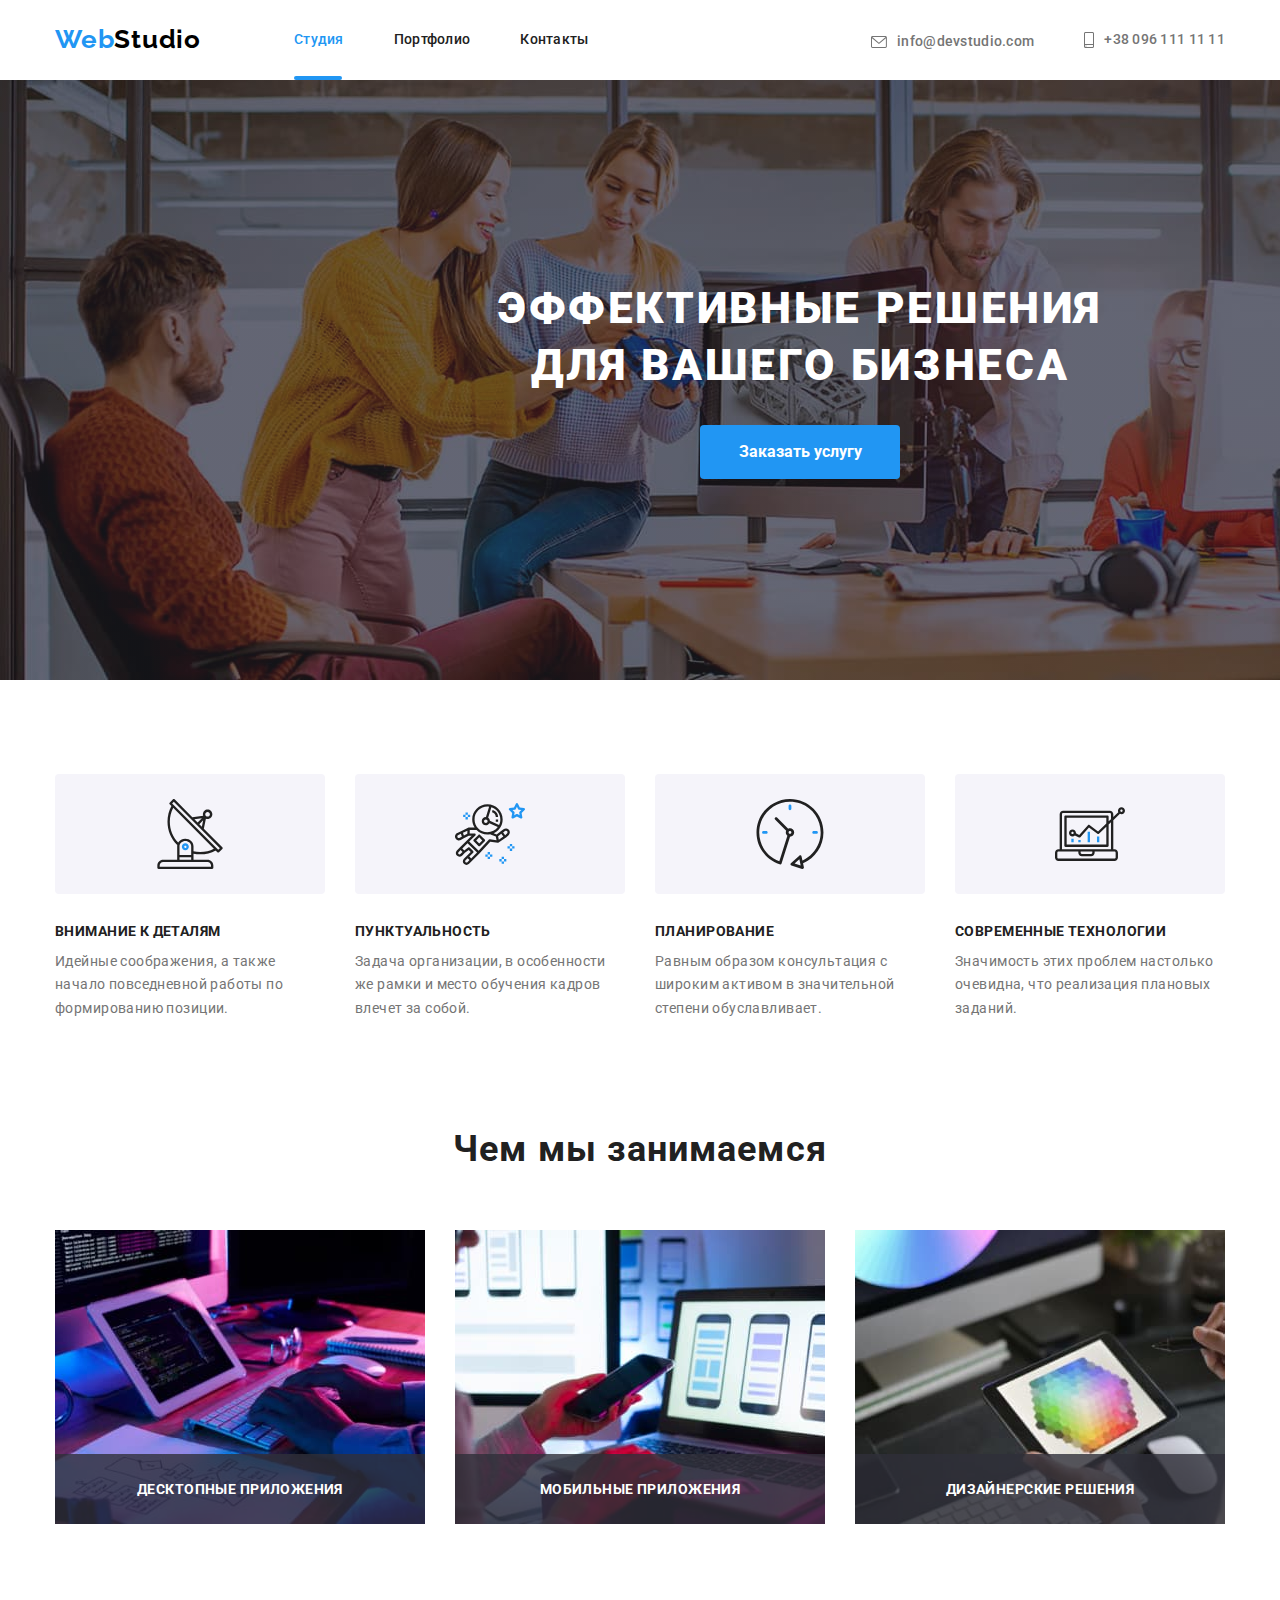
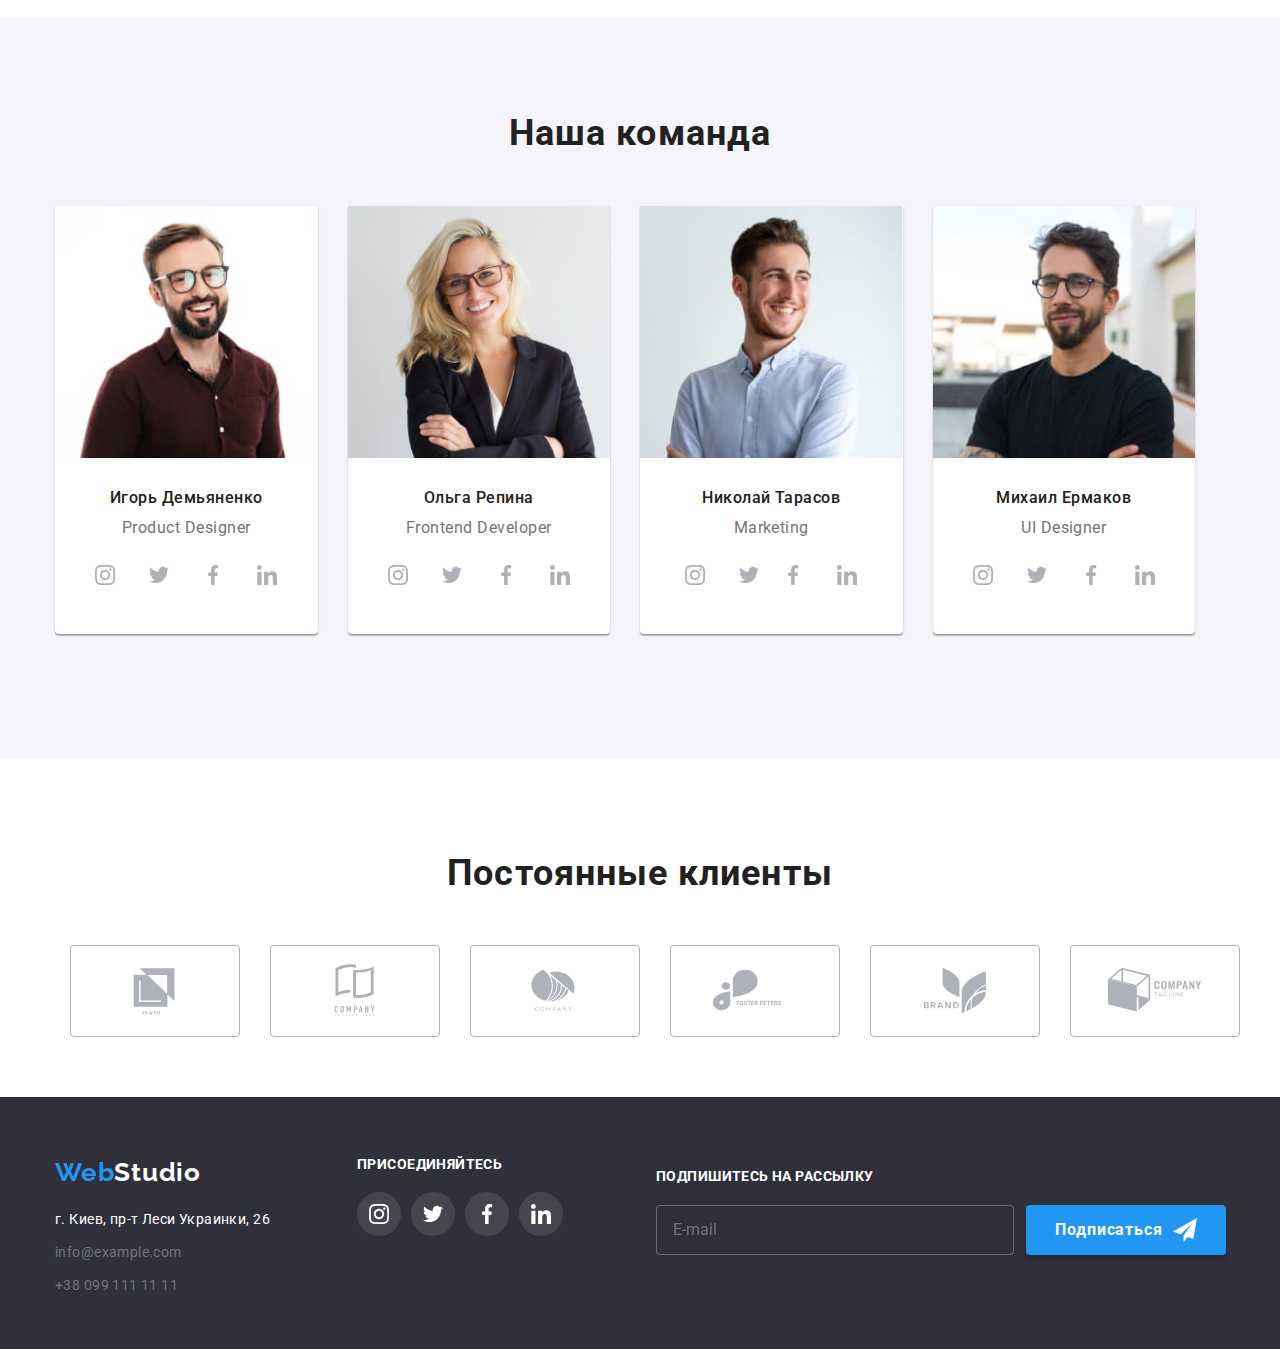
<file: index.html>
<!DOCTYPE html>
<html lang="ru">

<head>

  <meta charset="UTF-8">
  <meta http-equiv="X-UA-Compatible" content="IE=edge">
  <meta name="viewport" content="width=device-width, initial-scale=1.0">
  <title>Studiia</title>
  <link href="https://fonts.googleapis.com/css2?family=Raleway:wght@700&family=Roboto:wght@400;500;700;900&display=swap"
    rel="stylesheet">
    <link rel="stylesheet" href="https://cdnjs.cloudflare.com/ajax/libs/modern-normalize/1.1.0/modern-normalize.min.css">
  <link rel="stylesheet" href="./css/main.min.css">
  
</head>

<body class="page">
  
  <!-- шапка документа -->
  <header class="head">
  <div class="container">
  
    <nav class="head-nav">
      <a href="./index.html" class="head-nav__link"> <span class="head-nav__sektor">Web</span>Studio
      </a>
  
      <ul class="site-nav">
        <li class="site-nav__item studio"><a href="./index.html" class="site-nav__link current ">Студия</a></li>
        <li class="site-nav__item portfolio"><a href="./portfolio.html" class="site-nav__link">Портфолио</a></li>
        <li class="site-nav__item contakt"><a href="#contakts" class="site-nav__link">Контакты</a></li>
      </ul>
    </nav>
  
    <ul class="head-contacts__list">
  
      <li class="head-contacts__item gmail">
        <a href="" class="head-contacts__link">
          <svg class="head-contacts__icon" width="16" height="12">
            <use href="./images/icons.svg#icon-envelope"></use>
          </svg>info@devstudio.com</a>
      </li>
  
      <li class="head-contacts__item tel">
        <a href="" class="head-contacts__link"><svg class="head-contacts__icon" width="10" height="16">
            <use href="./images/icons.svg#icon-smartphone"></use>
          </svg>+38 096 111 11 11</a>
      </li>
  
    </ul>
    <div class="head-mobail">
      <button class="head-mobail__button" type="button" data-mobail-open><svg  width="40" height="40">
        <use href="./images/icons.svg#icon-menu_40px-1"></use>
      </svg></button>
   </div>
  </div>
  </header>
<!-- Основной контент -->
  <main>
    <!-- Герой -->
     <section class="section section-hero  overlay">
      <div class="container">
        <h1 class="section-hero__title">Эффективные решения <br> для вашего бизнеса
        </h1>
        <button class="section-hero__button" type="button" data-modal-open>Заказать услугу</button>
      </div>
    </section>

 <!-- Достоинства -->
    <section class="section section-features">
      <div class="container">
        <ul class="section-features__list">
    
          <li class="section-features__item">
            <div class="section-features__icon">
    
              <svg class="" width="70" height="70">
                <use href="./images/icons.svg#icon-antenna"></use>
              </svg>
            </div>
    
            <h3 class="section-features__title">Внимание к деталям</h3>
            <p class="section-features__subtitle">Идейные соображения, а также начало
              повседневной работы по формированию позиции.
            </p>
          </li>
    
          <li class="section-features__item">
            <div class="section-features__icon">
              <svg width="70" height="70">
                <use href="./images/icons.svg#icon-astronaut"></use>
              </svg>
            </div>
            <h3 class="section-features__title">Пунктуальность</h3>
            <p class="section-features__subtitle">Задача организации, в особенности же рамки и
              место обучения кадров влечет за собой.
            </p>
          </li>
    
          <li class="section-features__item">
            <div class="section-features__icon">
              <svg width="70" height="70">
                <use href="./images/icons.svg#icon-clock"></use>
              </svg>
            </div>
            <h3 class="section-features__title">Планирование</h3>
            <p class="section-features__subtitle">Равным образом консультация с широким активом
              в значительной степени обуславливает.
            </p>
          </li>
    
          <li class="section-features__item">
            <div class="section-features__icon">
              <svg width="70" height="70">
                <use href="./images/icons.svg#icon-diagram"></use>
              </svg>
            </div>
            <h3 class="section-features__title">Современные технологии</h3>
            <p class="section-features__subtitle">Значимость этих проблем настолько очевидна, что
              реализация плановых заданий.
            </p>
    
          </li>
        </ul>
      </div>
    </section>
      
      <!-- Чем мы занимаемся -->
      
         <section class=" section section-skils">
        
          <div class="container">
        
            <h2 class="section-skils__title">Чем мы занимаемся</h2>
        
            <ul class="section-skils__list">
        
              <li class="section-skils__item">
                <img class="" src="./images/box1.jpg" alt="набор программы на клавиатуре" width="370">
        
                <p class="section-skils__text">Десктопные приложения</p>
              </li>
        
              <li class="section-skils__item">
                <img class="" src="./images/img.jpg" alt="тест мобильного приложения на ноутбуке" width="370">
        
                <p class="section-skils__text">Мобильные приложения</p>
              </li>
        
              <li class="section-skils__item">
                <img class="" src="./images/box3.jpg" alt="работа с планшетом" width="370">
        
                <p class="section-skils__text">Дизайнерские решения</p>
              </li>
        
            </ul>
        
          </div>
        
        </section> 
        
        <!-- Наша команда -->
        
        <section class="section section-comand">
        
          <div class="container">
        
            <h2 class="section-comand__title">Наша команда</h2>
        
            <ul class="comand-cart__list">
        
              <li class="comand-cart__item">
                <picture>
                <source srcset="./images/img1-desktop.jpg 1x, ./images/img1-desktop@2x.jpg 2x"
                media="(min-width:1200px)">
                <source srcset="./images/img1-tablet.jpg 1x, ./images/img1-tablet@2x.jpg 2x"
                media="(min-width:768px)">
                <source srcset="./images/img1-phone.jpg 1x, ./images/img1-phone@2x.jpg 2x"
                media="(min-width:480px)">
                <img src="./images/img1.jpg" alt="фото игоря демьяненко" >
              </picture>
                <h3 class="comand-cart__title">Игорь Демьяненко</h3>
                <p class="comand-cart__subtitle">Product Designer</p>
        
        
        
                <ul class="comand-network__list">
                  <li class="comand-network__item"><a class="comand-network__link" href=""><svg class="comand-network__icon"
                        width="20" height="20">
                        <use href="./images/icons.svg#icon-instagram-1"></use>
                      </svg></a></li>
        
                  <li class="comand-network__item"><a class="comand-network__link" href=""><svg class="comand-network__icon"
                        width="20" height="20">
                        <use href="./images/icons.svg#icon-twitter1"></use>
                      </svg></a></li>
                  <li class="comand-network__item"><a class="comand-network__link" href=""><svg class="comand-network__icon"
                        width="20" height="20">
                        <use href="./images/icons.svg#icon-facebook1"></use>
                      </svg></a></li>
                  <li class="comand-network__item"><a class="comand-network__link" href=""><svg class="comand-network__icon"
                        width="20" height="20">
                        <use href="./images/icons.svg#icon-linkedin1"></use>
                      </svg></a></li>
                </ul>
        
              </li>
        
        
        
              <li class="comand-cart__item">
                <picture>
                  <source srcset="./images/img2-desktop.jpg 1x, ./images/img2-desktop@2x.jpg 2x" media="(min-width:1200px)">
                  <source srcset="./images/img2-tablet.jpg 1x, ./images/img2-tablet@2x.jpg 2x" media="(min-width:768px)">
                  <source srcset="./images/img2-phone.jpg 1x, ./images/img2-phone@2x.jpg 2x" media="(min-width:480px)">
                  <img src="./images/img2.jpg" alt="фото ольга репина" >
                </picture>
                
                <h3 class="comand-cart__title">Ольга Репина</h3>
        
                <p class="comand-cart__subtitle">Frontend Developer</p>
        
                <ul class="comand-network__list">
        
                  <li class="comand-network__item"><a class="comand-network__link" href=""><svg class="comand-network__icon"
                        width="20" height="20">
                        <use href="./images/icons.svg#icon-instagram-1"></use>
                      </svg></a></li>
        
                  <li class="comand-network__item"><a class="comand-network__link" href=""><svg class="comand-network__icon"
                        width="20" height="20">
                        <use href="./images/icons.svg#icon-twitter1"></use>
                      </svg></a></li>
                  <li class="comand-network__item"><a class="comand-network__link" href=""><svg class="comand-network__icon"
                        width="20" height="20">
                        <use href="./images/icons.svg#icon-facebook1"></use>
                      </svg></a></li>
                  <li class="comand-network__item"><a class="comand-network__link" href=""><svg class="comand-network__icon"
                        width="20" height="20">
                        <use href="./images/icons.svg#icon-linkedin1"></use>
                      </svg></a></li>
                </ul>
        
              </li>
        
        
        
              <li class="comand-cart__item">
                <picture>
                  <source srcset="./images/img3-desktop.jpg 1x, ./images/img3-desktop@2x.jpg 2x" media="(min-width:1200px)">
                  <source srcset="./images/img3-tablet.jpg 1x, ./images/img3-tablet@2x.jpg 2x" media="(min-width:768px)">
                  <source srcset="./images/img3-phone.jpg 1x, ./images/img3-phone@2x.jpg 2x" media="(min-width:480px)">
                  <img src="./images/img3.jpg" alt="фото николай тарасов" >
                </picture>
                
                <h3 class="comand-cart__title">Николай Тарасов</h3>
        
                <p class="comand-cart__subtitle">Marketing</p>
        
                <ul class="comand-network__list">
        
                  <li class="comand-network__item"><a class="comand-network__link" href=""><svg class="comand-network__icon"
                        width="20" height="20">
                        <use href="./images/icons.svg#icon-instagram-1"></use>
                      </svg></a></li>
        
                  <li class="comand-network-__tem"><a class="comand-network__link" href=""><svg class="comand-network__icon"
                        width="20" height="20">
                        <use href="./images/icons.svg#icon-twitter1"></use>
                      </svg></a></li>
                  <li class="comand-network__item"><a class="comand-network__link" href=""><svg class="comand-network__icon"
                        width="20" height="20">
                        <use href="./images/icons.svg#icon-facebook1"></use>
                      </svg></a></li>
                  <li class="comand-network__item"><a class="comand-network__link" href=""><svg class="comand-network__icon"
                        width="20" height="20">
                        <use href="./images/icons.svg#icon-linkedin1"></use>
                      </svg></a></li>
                </ul>
              </li>
        
        
              <li class="comand-cart__item">
                <picture>
                  <source srcset="./images/img4-desktop.jpg 1x, ./images/img4-desktop@2x.jpg 2x" media="(min-width:1200px)">
                  <source srcset="./images/img4-tablet.jpg 1x, ./images/img4-tablet@2x.jpg 2x" media="(min-width:768px)">
                  <source srcset="./images/img4-phone.jpg 1x, ./images/img4-phone@2x.jpg 2x" media="(min-width:480px)">
                  <img src="./images/img4.jpg" alt="фото михаил ермаков">
                </picture>
                
            
                <h3 class="comand-cart__title">Михаил Ермаков</h3>
        
                <p class="comand-cart__subtitle">UI Designer</p>
        
                <ul class="comand-network__list">
                  <li class="comand-network__item"><a class="comand-network__link" href=""><svg class="comand-network__icon"
                        width="20" height="20">
                        <use href="./images/icons.svg#icon-instagram-1"></use>
                      </svg></a></li>
        
                  <li class="comand-network__item"><a class="comand-network__link" href=""><svg class="comand-network__icon"
                        width="20" height="20">
                        <use href="./images/icons.svg#icon-twitter1"></use>
                      </svg></a></li>
                  <li class="comand-network__item"><a class="comand-network__link" href=""><svg class="comand-network__icon"
                        width="20" height="20">
                        <use href="./images/icons.svg#icon-facebook1"></use>
                      </svg></a></li>
                  <li class="comand-network__item"><a class="comand-network__link" href=""><svg class="comand-network__icon"
                        width="20" height="20">
                        <use href="./images/icons.svg#icon-linkedin1"></use>
                      </svg></a></li>
                </ul>
            </ul>
          </div>
        </section> 

      <!-- Постоянные Клиенты -->
      
       <section class="section section-clients">
      
        <div class="container">
      
          <h2 class="section-clients__title">Постоянные клиенты</h2>
      
          <ul class="section-clients__list">
      
            <li class="section-clients__item">
              <a href="" class="section-clients__link">
                <svg class="section-clients__icon" width="106" height="60">
                  <use href="./images/icons.svg#icon-Logo1"></use>
                </svg>
              </a>
            </li>
      
            <li class="section-clients__item">
              <a href="" class="section-clients__link"> <svg class="section-clients__icon" width="106" height="60">
                  <use href="./images/icons.svg#icon-Logo2"></use>
                </svg>
              </a>
            </li>
      
      
            <li class="section-clients__item"><a href="" class="section-clients__link"> <svg class="section-clients__icon">
                  <use href="./images/icons.svg#icon-Logo3"></use>
                </svg>
              </a></li>
      
      
            <li class="section-clients__item"><a href="" class="section-clients__link"> <svg class="section-clients__icon">
                  <use href="./images/icons.svg#icon-Logo4"></use>
                </svg>
              </a></li>
      
      
            <li class="section-clients__item"><a href="" class="section-clients__link"> <svg class="section-clients__icon">
                  <use href="./images/icons.svg#icon-Logo5"></use>
                </svg>
              </a></li>
      
      
            <li class="section-clients__item"><a href="" class="section-clients__link"> <svg class="section-clients__icon">
                  <use href="./images/icons.svg#icon-Logo6"></use>
                </svg>
              </a></li>
      
      
          </ul>
        </div>
      </section> 
    </main>
  

<!-- Футер -->

   <footer class=" section section-footer">
  <div class="container icon-container">
    <div class="footer-tab__container">
      <div class="section-footer__container">
        <a id="#contakts" href="./index.html" class="section-footer__logo"> <span class="section-footer__color">Web</span>Studio
        </a>
  
        <address id="contakts" class="section-footer__adress">
  
          <ul  class="section-footer__list">
  
            <li>
              <p class="section-footer__subtitle">г. Киев, пр-т Леси Украинки, 26</p>
            </li>
  
            <li class="section-footer__item fgmail"><a href="">info@example.com</a>
            </li>
  
            <li class="section-footer__item ftel"><a href="">+38 099 111 11 11</a>
            </li>
  
          </ul>
  
        </address>
      </div>

  <!-- присоеденяйтесь -->

      <div class="footer-network">
  
        <h2 class="footer-network__title">присоединяйтесь</h2>
  
        <ul class="footer-network__list">
  
          <li class="footer-network__item"> <a href="https://www.instagram.com" class="footer-network__link"><svg width="44" height="44">
                <use href="./images/icons.svg#icon-Ellipse-4"></use>
              </svg></a></li>
  
          <li class="footer-network__item"><a href="https://www.twitter.com" class="footer-network__link"><svg width="44" height="44">
                <use href="./images/icons.svg#icon-Ellipse-1"></use>
              </svg></a> </li>
  
          <li class="footer-network__item"><a href="https://www.facebook.com" class="footer-network__link"><svg width="44" height="44">
                <use href="./images/icons.svg#icon-Ellipse-2"></use>
              </svg></a> </li>
  
          <li class="footer-network__item">
            <a href="https://www.linkedin.com" class="footer-network__link">
              <svg width="44" height="44">
                <use href="./images/icons.svg#icon-Ellipse-3">
                </use>
              </svg>
            </a>
          </li>
  
        </ul>
  
      </div>
  </div>
  
       <!-- модальное окно подписка -->
  
       <div class="footer-modal">
  
        <h2 class="footer-modal__title">Подпишитесь на рассылку</h2>
  
        <div class="footer-modal__container">
  
          <form action="#" class="footer-modal__form">
            <label class="footer-modal__name"></label>
            <input type="text" placeholder="E-mail" class="footer-modal__text">
            <button class="footer-modal__button">Подписаться<svg width="24" height="24" class="footer-modal__icon">
                <use href="./images/icons.svg#icon-icon-send"></use>
              </svg></button>
          </form>
        </div>
  
      </div>
    </div>
  </footer>   
  <!-- Модальное окно герой -->
<div class="backdrop is-hidden" data-modal >
  
  <div class="modal">
<button type="button" class="btn-clouse" data-modal-close>
  <svg width="18" height="18" class="btn-clouse-icon">
    <use href="./images/icons.svg#icon-close-black"></use>
  </svg>
</button>


<p class="modal-title">Оставьте свои данные, мы вам перезвоним</p>

<form action="#">

  <div class="modal-item">
    <label for="user-name" class="form-text">Имя</label>
  <input type="text" name="user-name" id="user-name" class="form-input"/>
  <svg width="18"
          height="18" class="form-icon" >
          <use href="./images/icons.svg#icon-person-black"></use>
        </svg>
  </div>

  <div class="modal-item">
    <label for="user-tel" class="form-text">Телефон</label>
  <input type="text" name="user-tel" id="user-tel" class="form-input"/>
  <svg width="18"
          height="18" class="form-icon">
          <use href="./images/icons.svg#icon-phone-black"></use>
        </svg>
  </div>

  <div class="modal-item">
    <label for="user-gmail" class="form-text">Почта</label>
  <input type="text" name="user-gmail" id="user-gmail" class="form-input"/>
  <svg width="18"
          height="18" class="form-icon">
          <use href="./images/icons.svg#icon-email-black"></use>
        </svg>
  </div>

  <div class="modal-item coments">
    <label  class="form-text">Комментарий</label>
  <textarea name="user-coments"   class="form-coments" 
  placeholder="Введите текст"></textarea>
  </div>
  
<input type="checkbox" name="policy" id="policy" class="check-box vusually-hidden"/>
<label for="policy" class="check-text"><span class="check-icon">
  <svg width="11"
          height="8" class=" check-text__icon">
          <use href="./images/icons.svg#icon-vector-1-1"></use>
        </svg>
</span>Соглашаюсь с рассылкой и принимаю<a href="" class="policy-link" >Условия договора</a></label>

<button type="submit" class="form-btn">Отправить</button>
</form>
</div> 
</div>

<!-- модальное окно мобаил -->

 <div class="mobail-modal is-hidden" data-mobail-modal >
    <button type="button" class="mobail-modal__clouse" data-mobail-close>
      <svg width="18" height="18" class="mobail-modal_icon">
        <use href="./images/icons.svg#icon-close-black"></use>
      </svg>
    </button>
    <div class="mobail-menu__nav">
      <nav class="mobail-nav">
        <ul class="mobail-nav__list">
          <li class="mobail-nav__item"><a href="./index.html" class="mobail-nav__link click">Студия</a></li>
          <li class="mobail-nav__item"><a href="./portfolio.html" class="mobail-nav__link">Портфолио</a></li>
          <li class="mobail-nav__item"><a href="#contakts" class="mobail-nav__link">Контакты</a></li>
        </ul>
      </nav>
    </div>
    <div class="mobail-menu__contakts">
      <ul class="mobail-contacts__list">
    
        <li class="mobail-contacts__item">
          <a href="" class="mobail-contacts__link">+38 096 111 11 11</a>
        </li>
    
        <li class="mobail-contacts__item">
          <a href="" class="mobail-contacts__link_gmail">info@devstudio.com</a>
        </li>
    
      </ul>
    </div>
    <div class="mobail-menu__network">
      <ul class="mobail-network__list">
        <li class="mobail-network__item"><a href="" class="mobail-network__link">Instagram</a></li>
        <li class="mobail-network__item"><a href="" class="mobail-network__link">Twitter</a></li>
        <li class="mobail-network__item"> <a href="" class="mobail-network__link">Facebook</a></li>
        <li class="mobail-network__item"> <a href="" class="mobail-network__link">LinkedIn</a></li>
      </ul>
    </div>
  </div>

<script src="./js/modal-mobail.js"></script>

<script src="./js/modal.js"></script>
</body>

</html>
</file>
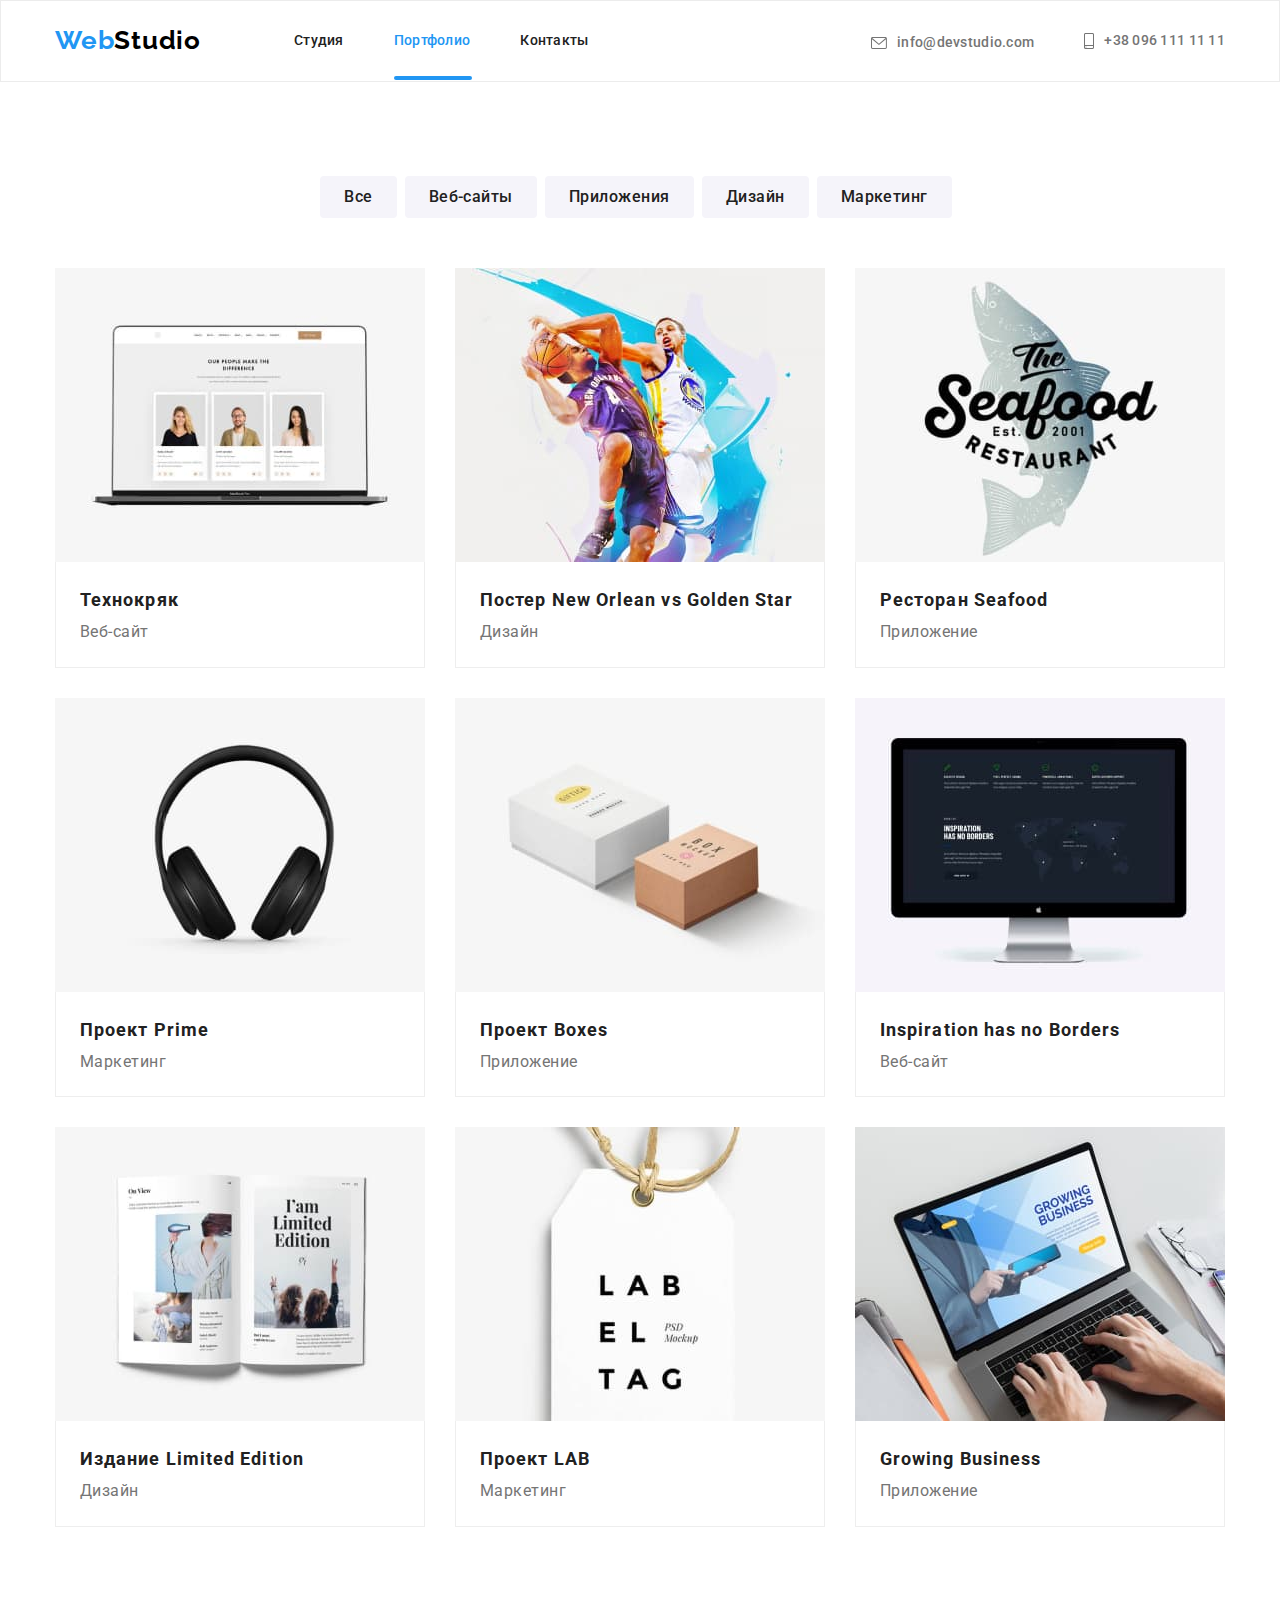
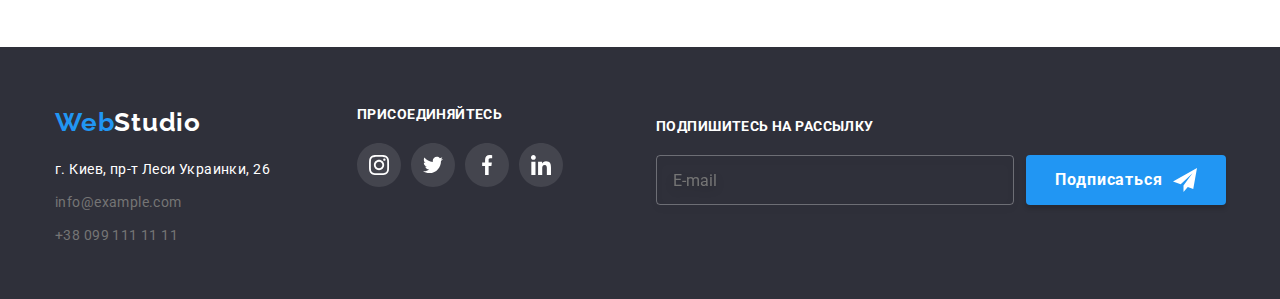
<file: portfolio.html>
<!DOCTYPE html>
<html lang="ru">

<head>
    <meta charset="UTF-8">
    <meta http-equiv="X-UA-Compatible" content="IE=edge">
    <meta name="viewport" content="width=device-width, initial-scale=1.0">
    <title>Partfolio</title>
    <link href="https://fonts.googleapis.com/css2?family=Raleway:wght@700&family=Roboto:wght@400;500;700;900&display=swap"
        rel="stylesheet">
        <link rel="stylesheet" href="https://cdnjs.cloudflare.com/ajax/libs/modern-normalize/1.1.0/modern-normalize.min.css">
<link rel="stylesheet" href="./css/main.min.css">

</head>

<body>
    <header class="head head-partfolio">
    <div class="container">
    
      <nav class="head-nav">
        <a href="./index.html" class="head-nav__link"> <span class="head-nav__sektor">Web</span>Studio
        </a>
    
        <ul class="site-nav">
          <li class="site-nav__item studio"><a href="./index.html" class="site-nav__link ">Студия</a></li>
          <li class="site-nav__item portfolio"><a href="./portfolio.html" class="site-nav__link current clip">Портфолио</a></li>
          <li class="site-nav__item contakt"><a href="#contakts" class="site-nav__link">Контакты</a></li>
        </ul>
      </nav>
    
      <ul class="head-contacts__list">
    
        <li class="head-contacts__item gmail">
          <a href="" class="head-contacts__link">
            <svg class="head-contacts__icon" width="16" height="12">
              <use href="./images/icons.svg#icon-envelope"></use>
            </svg>info@devstudio.com</a>
        </li>
    
        <li class="head-contacts__item tel">
          <a href="" class="head-contacts__link"><svg class="head-contacts__icon" width="10" height="16">
              <use href="./images/icons.svg#icon-smartphone"></use>
            </svg>+38 096 111 11 11</a>
        </li>
      </ul>
      <div class="head-mobail">
        <button class="head-mobail__button" type="button" data-mobail-open >
          <svg width="40" height="40">
          <use href="./images/icons.svg#icon-menu_40px-1"></use>
        </svg>
      </button>
      </div>
      </div>
</header>

    <main class="main">
      <!-- Фильтры -->
      <section class=" section section-portfolio">
        <div class="container">
          <ul class="portfolio-button__list">
            <li class="portfolio-button__item"><button type="button" class="portfolio-button__button">Все</button></li>
            <li class="portfolio-button__item"><button type="button" class="portfolio-button__button">Веб-сайты</button>
            </li>
            <li class="portfolio-button__item"><button type="button" class="portfolio-button__button">Приложения</button>
            </li>
            <li class="portfolio-button__item"><button type="button" class="portfolio-button__button">Дизайн</button></li>
            <li class="portfolio-button__item"><button type="button" class="portfolio-button__button">Маркетинг</button>
            </li>
          </ul>
    
    
          <!-- Пример работ -->
          <h1 class="vusually-hidden">Примeры работ</h1>
          <ul class="portfolio-cart__list">
    
            <li class="portfolio-cart__item">
              <div class="portfolio-cart__container">
                <picture >
                  <source srcset="./images/img1p-desktop.jpg 1x, ./images/img1p-desktop@2x.jpg 2x" media="(min-width:1200px)">
                  <source srcset="./images/img1p-tablet.jpg 1x, ./images/img1p-tablet@2x.jpg 2x" media="(min-width:768px)">
                  <source srcset="./images/img1p-phone.jpg 1x, ./images/img1p-phone@2x.jpg 2x" media="(min-width:480px)">
                  <img src="./images/img99.jpg" alt="ноутбук">
                </picture>
                
    
                <p class="portfolio-cart__text">
    
                  Технокряк это современная площадка
                  распространения коронавируса. Компании используют
                  эту платформу для цифрового шпионажа и атак на
                  защищённые сервера конкурентов.
    
                </p>
              </div>
              <div class="portfolio-cart__box">
                <h2 class="portfolio-cart__title">Технокряк</h2>
                <p class="portfolio-cart__subtitle">Веб-сайт</p>
              </div>
            </li>
    
    
            <li class="portfolio-cart__item">
              <div class="portfolio-cart__container">
                <picture>
                  <source srcset="./images/img2p-desktop.jpg 1x, ./images/img2p-desktop@2x.jpg 2x" media="(min-width:1200px)">
                  <source srcset="./images/img2p-tablet.jpg 1x, ./images/img2p-tablet@2x.jpg 2x" media="(min-width:768px)">
                  <source srcset="./images/img2p-phone.jpg 1x, ./images/img2p-phone@2x.jpg 2x" media="(min-width:480px)">
                  <img src="./images/img11.jpg" alt="игра вбаскетбол">
                </picture>
                
                <p class="portfolio-cart__text">
                  Технокряк это современная площадка
                  распространения коронавируса. Компании используют
                  эту платформу для цифрового шпионажа и атак на
                  защищённые сервера конкурентов.
    
                </p>
              </div>
              <div class="portfolio-cart__box">
                <h2 class="portfolio-cart__title">Постер New Orlean vs Golden Star</h2>
                <p class="portfolio-cart__subtitle">Дизайн</p>
              </div>
            </li>
    
    
            <li class="portfolio-cart__item">
              <div class="portfolio-cart__container">
                <picture>
                  <source srcset="./images/img3p-desktop.jpg 1x, ./images/img3p-desktop@2x.jpg 2x" media="(min-width:1200px)">
                  <source srcset="./images/img3p-tablet.jpg 1x, ./images/img3p-tablet@2x.jpg 2x" media="(min-width:768px)">
                  <source srcset="./images/img3p-phone.jpg 1x, ./images/img3p-phone@2x.jpg 2x" media="(min-width:480px)">
                  <img src="./images/img21.jpg" alt=" логотип ресторана">
                </picture>
                
                <p class="portfolio-cart__text">
                  Технокряк это современная площадка
                  распространения коронавируса. Компании используют
                  эту платформу для цифрового шпионажа и атак на
                  защищённые сервера конкурентов.
    
                </p>
              </div>
              <div class="portfolio-cart__box">
                <h2 class="portfolio-cart__title">Ресторан Seafood</h2>
                <p class="portfolio-cart__subtitle">Приложение</p>
              </div>
            </li>
    
    
            <li class="portfolio-cart__item">
              <div class="portfolio-cart__container">
                <picture>
                  <source srcset="./images/img4p-desktop.jpg 1x, ./images/img4p-desktop@2x.jpg 2x" media="(min-width:1200px)">
                  <source srcset="./images/img4p-tablet.jpg 1x, ./images/img4p-tablet@2x.jpg 2x" media="(min-width:768px)">
                  <source srcset="./images/img4p-phone.jpg 1x, ./images/img4p-phone@2x.jpg 2x" media="(min-width:480px)">
                  <img src="./images/img31.jpg" alt="наушники">
                </picture>
                
                <p class="portfolio-cart__text">
                  Технокряк это современная площадка
                  распространения коронавируса. Компании используют
                  эту платформу для цифрового шпионажа и атак на
                  защищённые сервера конкурентов.
    
                </p>
              </div>
              <div class="portfolio-cart__box">
                <h2 class="portfolio-cart__title">Проект Prime</h2>
                <p class="portfolio-cart__subtitle">Маркетинг</p>
              </div>
            </li>
    
    
            <li class="portfolio-cart__item">
              <div class="portfolio-cart__container">
                <picture>
                  <source srcset="./images/img5-desktop.jpg 1x, ./images/img5-desktop@2x.jpg 2x" media="(min-width:1200px)">
                  <source srcset="./images/img5-tablet.jpg 1x, ./images/img5-tablet@2x.jpg 2x" media="(min-width:768px)">
                  <source srcset="./images/img5-phone.jpg 1x, ./images/img5-phone@2x.jpg 2x" media="(min-width:480px)">
                  <img src="./images/img41.jpg" alt="коробки">
                </picture>
                
                <p class="portfolio-cart__text">
                  Технокряк это современная площадка
                  распространения коронавируса. Компании используют
                  эту платформу для цифрового шпионажа и атак на
                  защищённые сервера конкурентов.
    
                </p>
              </div>
              <div class="portfolio-cart__box">
                <h2 class="portfolio-cart__title">Проект Boxes</h2>
                <p class="portfolio-cart__subtitle">Приложение</p>
              </div>
            </li>
    
    
            <li class="portfolio-cart__item">
              <div class="portfolio-cart__container">
                <picture>
                  <source srcset="./images/img6-desktop.jpg 1x, ./images/img6-desktop@2x.jpg 2x" media="(min-width:1200px)">
                  <source srcset="./images/img6-tablet.jpg 1x, ./images/img6-tablet@2x.jpg 2x" media="(min-width:768px)">
                  <source srcset="./images/img6-phone.jpg 1x, ./images/img6-phone@2x.jpg 2x" media="(min-width:480px)">
                  <img src="./images/img51.jpg" alt="монитор" >
                </picture>
                
                <p class="portfolio-cart__text">
                  Технокряк это современная площадка
                  распространения коронавируса. Компании используют
                  эту платформу для цифрового шпионажа и атак на
                  защищённые сервера конкурентов.
    
                </p>
              </div>
              <div class="portfolio-cart__box">
                <h2 class="portfolio-cart__title">Inspiration has no Borders</h2>
                <p class="portfolio-cart__subtitle">Веб-сайт</p>
              </div>
            </li>
    
    
            <li class="portfolio-cart__item">
              <div class="portfolio-cart__container">
                <picture>
                <source srcset="./images/img7-desktop.jpg 1x, ./images/img7-desktop@2x.jpg 2x" media="(min-width:1200px)">
                <source srcset="./images/img7-tablet.jpg 1x, ./images/img7-tablet@2x.jpg 2x" media="(min-width:768px)">
                <source srcset="./images/img7-phone.jpg 1x, ./images/img7-phone@2x.jpg 2x" media="(min-width:480px)">
                <img src="./images/img61.jpg" alt="книга">
                </picture>
                
                <p class="portfolio-cart__text">
                  Технокряк это современная площадка
                  распространения коронавируса. Компании используют
                  эту платформу для цифрового шпионажа и атак на
                  защищённые сервера конкурентов.
                  </p>
              </div>
              <div class="portfolio-cart__box">
                <h2 class="portfolio-cart__title">Издание Limited Edition</h2>
                <p class="portfolio-cart__subtitle">Дизайн</p>
              </div>
            </li>
    
    
            <li class="portfolio-cart__item">
              <div class="portfolio-cart__container">
                <picture>
                  <source srcset="./images/img8-desktop.jpg 1x, ./images/img8-desktop@2x.jpg 2x" media="(min-width:1200px)"/>
                  <source srcset="./images/img8-tablet.jpg 1x, ./images/img8-tablet@2x.jpg 2x" media="(min-width:768px)"/>
                  <source srcset="./images/img8-phone.jpg1x, ./images/img8-phone@2x.jpg 2x" media="(min-width:480px)"/>
                  <img src="./images/img71.jpg" alt="бирка">
                </picture>
                
                <p class="portfolio-cart__text">
                  Технокряк это современная площадка
                  распространения коронавируса. Компании используют
                  эту платформу для цифрового шпионажа и атак на
                  защищённые сервера конкурентов.
    
                </p>
              </div>
              <div class="portfolio-cart__box">
                <h2 class="portfolio-cart__title">Проект LAB</h2>
                <p class="portfolio-cart__subtitle">Маркетинг</p>
              </div>
            </li>
    
    
            <li class="portfolio-cart__item">
              <div class="portfolio-cart__container">
                <picture>
                  <source srcset="./images/img9-desktop.jpg 1x, ./images/img9-desktop@2x.jpg 2x" media="(min-width:1200px)">
                  <source srcset="./images/img9-tablet.jpg 1x, ./images/img9-tablet@2x.jpg 2x" media="(min-width:768px)">
                  <source srcset="./images/img9-phone.jpg 1x, ./images/img9-phone@2x.jpg 2x" media="(min-width:480px)">
                  <img src="./images/img81.jpg" alt="работа на клавиатуре">
                </picture>
                
                
                <p class="portfolio-cart__text">
                  Технокряк это современная площадка
                  распространения коронавируса. Компании используют
                  эту платформу для цифрового шпионажа и атак на
                  защищённые сервера конкурентов.
    
                </p>
              </div>
              <div class="portfolio-cart__box">
                <h2 class="portfolio-cart__title">Growing Business</h2>
                <p class="portfolio-cart__subtitle">Приложение</p>
              </div>
            </li>
          </ul>
        </div>
      </section>
    
    </main>

    <!-- Футер -->
<footer class="section-footer">
  <div class="container icon-container">
    <div class="footer-tab__container">
    <div class="section-footer__container">
      <a href="./index.html" class="section-footer__logo"> <span class="section-footer__color">Web</span>Studio
      </a>

      <address id="contakts" class="section-footer__adress">

        <ul class="section-footer__list">

          <li>
            <p class="section-footer__subtitle">г. Киев, пр-т Леси Украинки, 26</p>
          </li>

          <li class="section-footer__item fgmail"><a href="">info@example.com</a>
          </li>

          <li class="section-footer__item ftel"><a href="">+38 099 111 11 11</a>
          </li>

        </ul>

      </address>
    </div>

    <div class="footer-network">

      <h2 class="footer-network__title">присоединяйтесь</h2>

      <ul class="footer-network__list">

        <li class="footer-network__item"> <a href="https://www.instagram.com" class="footer-network__link"><svg width="44"
              height="44">
              <use href="./images/icons.svg#icon-Ellipse-4"></use>
            </svg></a></li>
        
        <li class="footer-network__item"><a href="https://www.twitter.com" class="footer-network__link"><svg width="44"
              height="44">
              <use href="./images/icons.svg#icon-Ellipse-1"></use>
            </svg></a> </li>
        
        <li class="footer-network__item"><a href="https://www.facebook.com" class="footer-network__link"><svg width="44"
              height="44">
              <use href="./images/icons.svg#icon-Ellipse-2"></use>
            </svg></a> </li>
        
        <li class="footer-network__item">
          <a href="https://www.linkedin.com" class="footer-network__link">
            <svg width="44" height="44">
              <use href="./images/icons.svg#icon-Ellipse-3">
              </use>
            </svg>
          </a>
        </li>

      </ul>

    </div>
    </div>


    <!-- модальное окно подписка -->

    <div class="footer-modal">

      <h2 class="footer-modal__title">Подпишитесь на рассылку</h2>

      <div class="footer-modal__container">

        <form action="#" class="footer-modal__form">
          <label class="footer-modal__name"></label>
          <input type="text" placeholder="E-mail" class="footer-modal__text">
          <button class="footer-modal__button">Подписаться<svg width="24" height="24" class="footer-modal__icon">
              <use href="./images/icons.svg#icon-icon-send"></use>
            </svg></button>
        </form>
      </div>

    </div>
  </div>
</footer>

<!-- модальное окно -->

<div class="mobail-modal is-hidden" data-mobail-modal>
  <button type="button" class="mobail-modal__clouse" data-mobail-close>
    <svg width="18" height="18" class="mobail-modal_icon">
      <use href="./images/icons.svg#icon-close-black"></use>
    </svg>
  </button>
  <div class="mobail-menu__nav">
    <nav class="mobail-nav">
      <ul class="mobail-nav__list">
        <li class="mobail-nav__item"><a href="./index.html" class="mobail-nav__link">Студия</a></li>
        <li class="mobail-nav__item"><a href="./portfolio.html" class="mobail-nav__link click">Портфолио</a></li>
        <li class="mobail-nav__item"><a href="" class="mobail-nav__link">Контакты</a></li>
      </ul>
    </nav>
  </div>
  <div class="mobail-menu__contakts">
    <ul class="mobail-contacts__list">

      <li class="mobail-contacts__item">
        <a href="" class="mobail-contacts__link">+38 096 111 11 11</a>
      </li>

      <li class="mobail-contacts__item">
        <a href="" class="mobail-contacts__link_gmail">info@devstudio.com</a>
      </li>

    </ul>
  </div>
  <div class="mobail-menu__network">
    <ul class="mobail-network__list">
      <li class="mobail-network__item"><a href="" class="mobail-network__link">Instagram</a></li>
      <li class="mobail-network__item"><a href="" class="mobail-network__link">Twitter</a></li>
      <li class="mobail-network__item"> <a href="" class="mobail-network__link">Facebook</a></li>
      <li class="mobail-network__item"> <a href="" class="mobail-network__link">LinkedIn</a></li>
    </ul>
  </div>
</div>

<script src="./js/modal-mobail.js"></script>

</body>

</html>
</file>
<file: css/main.min.css>
h1,h2,h3,h4,h5,h6,p{margin:0;padding:0}ul{margin:0;padding:0;list-style:none;display:-webkit-box;display:-ms-flexbox;display:flex}img{display:block;max-width:100%;height:auto}a{text-decoration:none;color:var(--primary-text-color)}a:hover{color:var(--accent-color)}:root{--primary-text-color: #757575;--title-text-color: #212121;--accent-color: #2196f3;--hero-color: #2f303a;--h1-text-color: #ffffff;--sixth-text-color: #ececec;--section-comand-text-color: #f5f4fa;--logo-text-color: #000000;--h1andadres-text-color: #ffffff}body{color:var(--primary-text-color);background-color:#ffffff;font-family:"Roboto", sans-serif;font-style:normal;font-weight:400}.section-title,.section-comand__title,.section-skils__title,.portfolio-cart__title,.section-clients__title{color:var(--title-text-color)}button{cursor:pointer;border-color:transparent}.container{width:100%;margin-left:auto;margin-right:auto;padding-left:15px;padding-right:15px}@media screen and (min-width: 480px){.container{width:480px}}@media screen and (min-width: 768px){.container{width:768px}}@media screen and (min-width: 1200px){.container{width:1200px}}.section{padding:60px 0}@media screen and (min-width: 1200px){.section{padding:94px 0}}:hover,:focus{-webkit-transition-duration:250ms;transition-duration:250ms;-webkit-transition-timing-function:cubic-bezier(0.4, 0, 0.2, 1);transition-timing-function:cubic-bezier(0.4, 0, 0.2, 1)}.vusually-hidden{position:absolute;width:1px;height:1px;margin:-1px;padding:0;border:0;white-space:nowrap;-webkit-clip-path:inset(100%);clip-path:inset(100%);clip:rect(0 0 0 0);overflow:hidden}.head-nav{display:-webkit-box;display:-ms-flexbox;display:flex;margin-left:0}.head .container{min-width:480px;display:-webkit-box;display:-ms-flexbox;display:flex;-webkit-box-pack:justify;-ms-flex-pack:justify;justify-content:space-between}.head .head-nav__link{padding-top:24px;padding-bottom:25px}.head-nav__link{color:var(--logo-text-color);font-family:Raleway;font-style:normal;font-weight:700;font-size:24px;line-height:1.2;letter-spacing:0.03em}@media screen and (min-width: 1200px){.head-nav__link{color:var(--logo-text-color);font-family:Raleway;font-style:normal;font-weight:700;font-size:26px;line-height:1.2;letter-spacing:0.03em}}.head-nav__sektor{color:var(--accent-color)}.site-nav{display:none}@media screen and (min-width: 768px){.site-nav{display:-webkit-box;display:-ms-flexbox;display:flex;display:flex;font-size:14px;line-height:1.2;letter-spacing:0.02em;font-weight:500;padding-top:32px;-webkit-box-align:baseline;-ms-flex-align:baseline;align-items:baseline}}@media screen and (min-width: 1200px){.site-nav{display:-webkit-box;display:-ms-flexbox;display:flex;font-size:14px;line-height:1.2;letter-spacing:0.02em;font-weight:500;padding-top:32px;-webkit-box-align:baseline;-ms-flex-align:baseline;align-items:baseline}}.site-nav .site-nav__link{color:var(--title-text-color)}.site-nav .site-nav__link:hover,.site-nav .site-nav__link:focus{color:var(--accent-color)}.site-nav .current{color:var(--accent-color)}.studio{font-size:14px;line-height:1.1;letter-spacing:0.02em;margin-left:93px;margin-right:50px}.portfolio{font-size:14px;line-height:1.1;letter-spacing:0.02em;margin-right:50px}.current::after{content:"";display:block;-webkit-box-align:center;-ms-flex-align:center;align-items:center;width:48px;height:4px;background-color:var(--accent-color);border-radius:2px;position:absolute;top:76px}.clip::after{content:"";display:block;-webkit-box-align:center;-ms-flex-align:center;align-items:center;width:78px;height:4px;background-color:var(--accent-color);border-radius:2px;position:absolute;top:76px}.contakt{font-size:14px;line-height:1.1;letter-spacing:0.02em;margin-right:auto}.head-contacts__list{font-weight:500;padding-top:32px;display:-webkit-box;display:-ms-flexbox;display:flex;margin-left:auto;margin-right:0;display:-webkit-inline-box;display:-ms-inline-flexbox;display:inline-flex;-webkit-box-align:baseline;-ms-flex-align:baseline;align-items:baseline}@media screen and (min-width: 768px){.head-contacts__list{padding-top:0px;display:-webkit-box;display:-ms-flexbox;display:flex;-webkit-box-align:start;-ms-flex-align:start;align-items:flex-start;-webkit-box-pack:center;-ms-flex-pack:center;justify-content:center;-webkit-box-orient:vertical;-webkit-box-direction:normal;-ms-flex-direction:column;flex-direction:column}}@media screen and (min-width: 1200px){.head-contacts__list{font-weight:500;padding-top:32px;display:-webkit-box;display:-ms-flexbox;display:flex;margin-left:auto;margin-right:0;-webkit-box-orient:horizontal;-webkit-box-direction:normal;-ms-flex-direction:row;flex-direction:row;display:flex;-webkit-box-align:baseline;-ms-flex-align:baseline;align-items:baseline}}.gmail{font-size:14px;line-height:1.1;letter-spacing:0.02em}@media screen and (min-width: 1200px){.gmail{margin-right:50px}}.head-contacts__icon{margin-right:10px}.head-contacts__link{display:none}@media screen and (min-width: 768px){.head-contacts__link{display:block;-webkit-box-align:center;-ms-flex-align:center;align-items:center;fill:#757575}.head-contacts__link:hover,.head-contacts__link:focus{fill:var(--accent-color);color:var(--accent-color)}}@media screen and (min-width: 1200px){.head-contacts__link{display:-webkit-box;display:-ms-flexbox;display:flex;-webkit-box-align:center;-ms-flex-align:center;align-items:center;fill:#757575}.head-contacts__link:hover,.head-contacts__link:focus{fill:var(--accent-color);color:var(--accent-color)}}.tel{font-size:14px;line-height:1.1;letter-spacing:0.02em}.head-mobail__button{background-color:transparent}.head-mobail__button:hover{fill:#2196f3}.head-mobail{display:-webkit-box;display:-ms-flexbox;display:flex;-webkit-box-align:center;-ms-flex-align:center;align-items:center}@media screen and (min-width: 768px){.head-mobail{display:none}}@media screen and (min-width: 1200px){.head-mobail{display:none}}.section-hero{padding-top:118px;text-align:center}@media screen and (min-width: 768px){.section-hero{padding-top:118px;text-align:center}}@media screen and (min-width: 1200px){.section-hero{text-align:center;padding-top:200px}}.overlay{display:block;background-color:#757575;width:480px;height:400px;margin-left:auto;margin-right:auto;background-image:-webkit-gradient(linear, left top, right top, from(rgba(47,48,58,0.4)), to(rgba(47,48,58,0.4))),url(../images/bg-phone.jpg),url(../images/bg-phone@2x.jpg);background-image:linear-gradient(to right, rgba(47,48,58,0.4), rgba(47,48,58,0.4)),url(../images/bg-phone.jpg),url(../images/bg-phone@2x.jpg);background-position:center}@media screen and (min-width: 768px){.overlay{display:block;background-color:#757575;width:768px;height:400px;margin-left:auto;margin-right:auto;background-image:-webkit-gradient(linear, left top, right top, from(rgba(47,48,58,0.4)), to(rgba(47,48,58,0.4))),url(../images/bg-tablet.jpg),url(../images/bg-tablet@2x.jpg);background-image:linear-gradient(to right, rgba(47,48,58,0.4), rgba(47,48,58,0.4)),url(../images/bg-tablet.jpg),url(../images/bg-tablet@2x.jpg);background-position:center}}@media screen and (min-width: 1200px){.overlay{background-color:#757575;width:1600px;height:600px;margin-left:auto;margin-right:auto;background-image:-webkit-gradient(linear, left top, right top, from(rgba(47,48,58,0.4)), to(rgba(47,48,58,0.4))),url(../images/bg-desktop.jpg),url(../images/bg-desktop@2x.jpg);background-image:linear-gradient(to right, rgba(47,48,58,0.4), rgba(47,48,58,0.4)),url(../images/bg-desktop.jpg),url(../images/bg-desktop@2x.jpg);background-position:center}}.section-hero__title{margin:0;font-weight:900;font-size:26px;line-height:1.6;letter-spacing:0.06em;text-transform:uppercase;color:var(--h1-text-color)}@media screen and (min-width: 1200px){.section-hero__title{font-weight:900;font-size:44px;line-height:1.3;letter-spacing:0.06em;text-transform:uppercase;color:var(--h1-text-color)}}.section-hero__button{background-color:var(--accent-color);font-size:16px;line-height:1.85;font-weight:700;color:var(--h1-text-color);border-radius:4px;min-width:200px;text-align:center;line-height:30px;padding:10px 32px;margin-top:30px;display:inline-block}.section-hero__button:hover{background-color:#188ce8}.section-features{min-width:480px}.section-features__list{-webkit-box-orient:vertical;-webkit-box-direction:normal;-ms-flex-direction:column;flex-direction:column;display:block;margin:0 auto}@media screen and (min-width: 768px){.section-features__list{display:-webkit-box;display:-ms-flexbox;display:flex;-webkit-box-orient:horizontal;-webkit-box-direction:normal;-ms-flex-direction:row;flex-direction:row;-ms-flex-wrap:wrap;flex-wrap:wrap}}@media screen and (min-width: 1200px){.section-features__list{display:-webkit-box;display:-ms-flexbox;display:flex;-webkit-box-orient:horizontal;-webkit-box-direction:normal;-ms-flex-direction:row;flex-direction:row}}.section-features__item{width:450px;height:226px;display:block;margin-bottom:30px}@media screen and (min-width: 768px){.section-features__item{-ms-flex-preferred-size:calc((100% - 30 * 2) / 2);flex-basis:calc((100% - 30 * 2) / 2);width:354px;height:226px}.section-features__item:nth-child(1){margin-right:30px}.section-features__item:nth-child(3){margin-right:30px}.section-features__item:nth-child(n+3){margin-bottom:0px}}@media screen and (min-width: 1200px){.section-features__item{width:270px;height:251px;display:block;margin-bottom:30px}}.section-features__item:not(:last-child){margin-bottom:0}@media screen and (min-width: 1200px){.section-features__item:not(:last-child){margin-right:30px}}.section-features__title{font-weight:700;font-size:16px;line-height:1.1;letter-spacing:0.03em;text-transform:uppercase;margin-top:30px;color:var(--title-text-color);text-align:center;display:block}@media screen and (min-width: 1200px){.section-features__title{font-weight:700;font-size:14px;line-height:1.1;letter-spacing:0.03em;text-transform:uppercase;text-align:start;margin-top:30px;color:var(--title-text-color)}}.section-features__icon{padding:25px 100px;background:var(--section-comand-text-color);border-radius:4px;text-align:center}@media screen and (min-width: 1200px){.section-features__icon{width:270px;height:120px;padding:25px 100px;background:var(--section-comand-text-color);border-radius:4px}}.section-features__subtitle{font-weight:400;font-size:14px;line-height:1.7;letter-spacing:0.03em;margin-top:10px;margin-bottom:0}@media screen and (min-width: 1200px){.section-features__subtitle{font-weight:400;font-size:14px;line-height:1.7;letter-spacing:0.03em;margin-top:10px}}.section-skils{display:none}@media screen and (min-width: 1200px){.section-skils{display:block;padding-top:0}}@media screen and (min-width: 1200px){.section-skils__title{font-size:36px;line-height:1.7;text-align:center;letter-spacing:0.03em;display:-webkit-box;display:-ms-flexbox;display:flex;-webkit-box-pack:center;-ms-flex-pack:center;justify-content:center}}@media screen and (min-width: 1200px){.section-skils__list{margin-top:50px;display:-webkit-box;display:-ms-flexbox;display:flex;-webkit-box-pack:justify;-ms-flex-pack:justify;justify-content:space-between}}@media screen and (min-width: 1200px){.section-skils__item{position:relative}}@media screen and (min-width: 1200px){.section-skils__text{position:absolute;right:0;margin:0;bottom:0%;font-style:normal;font-weight:700;font-size:14px;line-height:1.1;text-align:center;letter-spacing:0.03em;text-transform:uppercase;width:370px;height:70px;display:-webkit-box;display:-ms-flexbox;display:flex;-webkit-box-align:center;-ms-flex-align:center;align-items:center;-webkit-box-pack:center;-ms-flex-pack:center;justify-content:center;color:#ffffff;background:rgba(47,48,58,0.8)}}.section-comand{min-width:480px;background-color:var(--section-comand-text-color)}.section-comand__title{font-weight:700;font-size:28px;line-height:1.2;letter-spacing:0.03em;text-align:center}@media screen and (min-width: 1200px){.section-comand__title{font-weight:700;font-size:36px;line-height:1.2;letter-spacing:0.03em;text-align:center}}.comand-cart__list{margin-top:30px;-webkit-box-pack:justify;-ms-flex-pack:justify;justify-content:space-between;-webkit-box-orient:vertical;-webkit-box-direction:normal;-ms-flex-direction:column;flex-direction:column}@media screen and (min-width: 768px){.comand-cart__list{-webkit-box-orient:horizontal;-webkit-box-direction:normal;-ms-flex-direction:row;flex-direction:row;-ms-flex-wrap:wrap;flex-wrap:wrap}}@media screen and (min-width: 768px) and (min-width: 1200px){.comand-cart__list{-ms-flex-wrap:nowrap;flex-wrap:nowrap;-webkit-box-orient:horizontal;-webkit-box-direction:normal;-ms-flex-direction:row;flex-direction:row;margin-top:50px;-webkit-box-pack:justify;-ms-flex-pack:justify;justify-content:space-between}}.comand-cart__list .comand-cart__item{width:450px;height:622px;margin-bottom:30px;text-align:center;background-color:var(--h1-text-color);-webkit-box-shadow:0px 1px 3px rgba(0,0,0,0.12),0px 1px 1px rgba(0,0,0,0.14),0px 2px 1px rgba(0,0,0,0.2);box-shadow:0px 1px 3px rgba(0,0,0,0.12),0px 1px 1px rgba(0,0,0,0.14),0px 2px 1px rgba(0,0,0,0.2);border-radius:0px 0px 4px 4px}@media screen and (min-width: 768px){.comand-cart__list .comand-cart__item{width:354px;height:536px}}@media screen and (min-width: 1200px){.comand-cart__list .comand-cart__item{width:270px;height:428px;margin-right:30px;text-align:center;background-color:var(--h1-text-color);-webkit-box-shadow:0px 1px 3px rgba(0,0,0,0.12),0px 1px 1px rgba(0,0,0,0.14),0px 2px 1px rgba(0,0,0,0.2);box-shadow:0px 1px 3px rgba(0,0,0,0.12),0px 1px 1px rgba(0,0,0,0.14),0px 2px 1px rgba(0,0,0,0.2);border-radius:0px 0px 4px 4px}}@media screen and (min-width: 1200px){.comand-cart__list .comand-cart__item:not(:last-child){margin-right:30px}}.comand-cart__list .comand-cart__title{font-weight:500;font-size:16px;line-height:1.2;color:var(--title-text-color);letter-spacing:0.03em;padding-top:30px}.comand-cart__list .comand-cart__subtitle{font-weight:400;font-size:16px;line-height:1.2;letter-spacing:0.03em;padding-top:10px}.comand-cart__list .comand-network__list{display:-webkit-box;display:-ms-flexbox;display:flex;-webkit-box-pack:center;-ms-flex-pack:center;justify-content:center;-webkit-box-align:center;-ms-flex-align:center;align-items:center;padding-top:16px;padding-bottom:30px}.comand-cart__list .comand-network__item:not(:last-child){margin-right:10px}.comand-cart__list .comand-network__link{display:-webkit-box;display:-ms-flexbox;display:flex;-webkit-box-pack:center;-ms-flex-pack:center;justify-content:center;-webkit-box-align:center;-ms-flex-align:center;align-items:center;width:44px;height:44px;fill:#afb1b8;border-radius:50%}.comand-cart__list .comand-network__link:hover,.comand-cart__list .comand-network__link:focus{background-color:var(--accent-color);fill:var(--h1-text-color)}.section-clients{padding-top:60px;padding-bottom:60px;min-width:480px}@media screen and (min-width: 1200px){.section-clients{padding-top:94px}}.section-clients__title{font-weight:700;font-size:28px;line-height:1.2;letter-spacing:0.03em;text-align:center}@media screen and (min-width: 1200px){.section-clients__title{font-weight:700;font-size:36px;line-height:1.2;letter-spacing:0.03em;text-align:center}}.section-clients__list{-ms-flex-wrap:wrap;flex-wrap:wrap;margin-top:30px;-webkit-box-pack:justify;-ms-flex-pack:justify;justify-content:space-between}@media screen and (min-width: 1200px){.section-clients__list{margin:50px 0 0 0;display:-webkit-box;display:-ms-flexbox;display:flex;-webkit-box-pack:center;-ms-flex-pack:center;justify-content:center}}.section-clients__item{-ms-flex-preferred-size:calc((100% - 30 * 2) / 2);flex-basis:calc((100% - 30 * 2) / 2)}.section-clients__item:nth-child(odd){margin-bottom:30px}@media screen and (min-width: 768px){.section-clients__item{margin-right:30px}}@media screen and (min-width: 1200px){.section-clients__item{-ms-flex-preferred-size:0;flex-basis:0;margin-right:-30px}.section-clients__item:nth-child(odd){margin-bottom:-30px}}@media screen and (min-width: 1200px){.section-clients__item:not(:last-child){margin-right:30px}}.section-clients__link{display:-webkit-box;display:-ms-flexbox;display:flex;-webkit-box-pack:center;-ms-flex-pack:center;justify-content:center;-webkit-box-align:center;-ms-flex-align:center;align-items:center;width:210px;height:92px;fill:#afb1b8;border:1px solid #afb1b8;border-radius:4px}.section-clients__link:hover,.section-clients__link:focus{fill:var(--accent-color);border-color:var(--accent-color)}@media screen and (min-width: 1200px){.section-clients__link{display:-webkit-box;display:-ms-flexbox;display:flex;-webkit-box-pack:center;-ms-flex-pack:center;justify-content:center;-webkit-box-align:center;-ms-flex-align:center;align-items:center;width:170px;height:92px;fill:#afb1b8;border:1px solid #afb1b8;border-radius:4px}.section-clients__link:hover,.section-clients__link:focus{fill:var(--accent-color);border-color:var(--accent-color)}}.section-clients__icon{width:106px;height:60px}.section-footer{min-width:480px;text-align:center;padding:60px 0;background-color:var(--hero-color)}@media screen and (min-width: 768px){.section-footer{text-align:center}}@media screen and (min-width: 1200px){.section-footer{background-color:var(--hero-color);padding:60px 0;text-align:start}}.footer-tab__container{display:block}@media screen and (min-width: 768px){.footer-tab__container{display:-webkit-box;display:-ms-flexbox;display:flex;-webkit-box-pack:justify;-ms-flex-pack:justify;justify-content:space-between}}@media screen and (min-width: 1200px){.footer-tab__container{display:-webkit-box;display:-ms-flexbox;display:flex}}.section-footer__logo{font-family:Raleway;font-weight:700;font-size:26px;line-height:1.2;letter-spacing:0.03em;margin-bottom:20px;color:var(--h1-text-color);display:inline-block}.section-footer__logo:hover{color:var(--accent-color)}@media screen and (min-width: 768px){.section-footer__logo{margin-left:75px}}@media screen and (min-width: 1200px){.section-footer__logo{margin-left:0px}}.section-footer__color{color:var(--accent-color)}.section-footer__list{min-width:232px;min-height:79px;display:block;font-style:normal}@media screen and (min-width: 768px){.section-footer__list{width:232px;height:79px;margin-left:61px;text-align:center}}@media screen and (min-width: 1200px){.section-footer__list{min-width:231px;min-height:81px;text-align:start;margin-left:0;display:block;font-style:normal}}.section-footer__subtitle{font-weight:400;font-size:14px;line-height:1.7;letter-spacing:0.03em;color:var(--h1-text-color)}@media screen and (min-width: 1200px){.section-footer__subtitle{font-weight:400;font-size:14px;line-height:1.7;letter-spacing:0.03em;color:var(--h1-text-color);text-align:start}}.fgmail{font-weight:400;font-size:14px;line-height:1.7;letter-spacing:0.03em;margin-top:8px;margin-bottom:8px;color:var(--h1andadres-text-color);margin-right:0}@media screen and (min-width: 1200px){.fgmail{font-weight:400;font-size:14px;line-height:1.7;letter-spacing:0.03em;margin-top:9px;margin-bottom:9px;color:var(--h1andadres-text-color);text-align:start}}.ftel{font-weight:400;font-size:14px;line-height:1.7;letter-spacing:0.03em;color:var(--h1andadres-text-color)}.footer-network{padding-top:60px}@media screen and (min-width: 768px){.footer-network{padding-top:0;margin-right:74px}}@media screen and (min-width: 1200px){.footer-network{margin-right:93px;padding-top:0px}}.icon-container{display:block}@media screen and (min-width: 1200px){.icon-container{display:-webkit-box;display:-ms-flexbox;display:flex;-webkit-box-align:baseline;-ms-flex-align:baseline;align-items:baseline}}.section-footer__container{text-align:center}@media screen and (min-width: 1200px){.section-footer__container{margin-right:70px;text-align:start}}.footer-network__title{font-style:normal;font-weight:700;font-size:14px;line-height:1.1;letter-spacing:0.03em;text-transform:uppercase;color:var(--h1andadres-text-color)}.footer-network__list{-webkit-box-pack:center;-ms-flex-pack:center;justify-content:center;margin-top:20px}@media screen and (min-width: 768px){.footer-network__list{margin-top:20px}}@media screen and (min-width: 1200px){.footer-network__list{margin-top:20px}}.footer-network__item:not(:last-child){margin-right:10px}.footer-network__link{display:-webkit-box;display:-ms-flexbox;display:flex;border-radius:50%;fill:rgba(255,255,255,0.1)}.footer-network__link:hover{background-color:var(--accent-color)}.footer-modal{padding-top:60px}@media screen and (min-width: 1200px){.footer-modal{padding-top:0px;display:block}}.footer-modal__title{display:block;font-style:normal;font-weight:700;font-size:14px;line-height:1.14;letter-spacing:0.03em;text-transform:uppercase;color:#ffffff}.footer-modal__container{display:block;width:100%;margin-top:10px}.footer-modal__form{display:block;margin-top:20px}@media screen and (min-width: 1200px){.footer-modal__form{display:-webkit-box;display:-ms-flexbox;display:flex}}.footer-modal__text{display:block;width:450px;height:50px;padding:15px 16px;margin:0;-webkit-box-pack:center;-ms-flex-pack:center;justify-content:center;background-color:transparent;border:1px solid rgba(255,255,255,0.3);-webkit-box-sizing:border-box;box-sizing:border-box;-webkit-filter:drop-shadow(0px 4px 4px rgba(0,0,0,0.15));filter:drop-shadow(0px 4px 4px rgba(0,0,0,0.15));border-radius:4px;resize:none;outline:transparent}@media screen and (min-width: 768px){.footer-modal__text{margin:0 auto}}@media screen and (min-width: 1200px){.footer-modal__text{display:block;width:358px;height:50px;padding:15px 16px;margin-right:12px;background-color:transparent;border:1px solid rgba(255,255,255,0.3);-webkit-box-sizing:border-box;box-sizing:border-box;-webkit-filter:drop-shadow(0px 4px 4px rgba(0,0,0,0.15));filter:drop-shadow(0px 4px 4px rgba(0,0,0,0.15));border-radius:4px;resize:none;outline:transparent}}.footer-modal__button{display:-webkit-box;display:-ms-flexbox;display:flex;-webkit-box-pack:center;-ms-flex-pack:center;justify-content:center;-webkit-box-align:center;-ms-flex-align:center;align-items:center;width:200px;height:50px;font-style:normal;font-weight:700;font-size:16px;line-height:1.9;text-align:center;letter-spacing:0.06em;color:#ffffff;margin:0 auto;margin-top:20px;background:#2196f3;-webkit-box-shadow:0px 4px 4px rgba(0,0,0,0.15);box-shadow:0px 4px 4px rgba(0,0,0,0.15);border-radius:4px}@media screen and (min-width: 768px){.footer-modal__button{margin:20px auto}}@media screen and (min-width: 1200px){.footer-modal__button{display:-webkit-box;display:-ms-flexbox;display:flex;-webkit-box-pack:center;-ms-flex-pack:center;justify-content:center;-webkit-box-align:center;-ms-flex-align:center;align-items:center;width:200px;height:50px;font-style:normal;font-weight:700;font-size:16px;line-height:1.9;text-align:center;letter-spacing:0.06em;color:#ffffff;margin:0;background:#2196f3;-webkit-box-shadow:0px 4px 4px rgba(0,0,0,0.15);box-shadow:0px 4px 4px rgba(0,0,0,0.15);border-radius:4px}}.footer-modal__icon{display:block;margin-left:10px}.head-partfolio{min-width:480px;border:1px solid #ECECEC}.portfolio-button__list{min-width:480px;-ms-flex-wrap:wrap;flex-wrap:wrap}@media screen and (min-width: 768px){.portfolio-button__list{-webkit-box-pack:center;-ms-flex-pack:center;justify-content:center}}@media screen and (min-width: 1200px){.portfolio-button__list{display:-webkit-box;display:-ms-flexbox;display:flex;-webkit-box-pack:center;-ms-flex-pack:center;justify-content:center}}.portfolio-button__item:not(last-child){margin-right:8px}.portfolio-button__item:nth-child(n+4){margin-top:15px}@media screen and (min-width: 768px){.portfolio-button__item:nth-child(n+4){margin-top:0px}}@media screen and (min-width: 1200px){.portfolio-button__item:nth-child(n+4){margin-top:0px}}.portfolio-button__button{font-weight:500;font-size:16px;line-height:1.6;text-align:center;letter-spacing:0.03em;min-width:73px;color:var(--title-text-color);background-color:#f5f4fa;border-radius:4px;padding:6px 22px}.portfolio-button__button:hover,.portfolio-button__button:focus{color:#ffffff;background-color:#2196f3;-webkit-box-shadow:0px 3px 1px rgba(0,0,0,0.1),0px 1px 2px rgba(0,0,0,0.08),0px 2px 2px rgba(0,0,0,0.12);box-shadow:0px 3px 1px rgba(0,0,0,0.1),0px 1px 2px rgba(0,0,0,0.08),0px 2px 2px rgba(0,0,0,0.12)}.section-portfolio{padding-top:60px;padding-bottom:60px}@media screen and (min-width: 1200px){.section-portfolio{padding-top:94px;padding-bottom:90px}}.portfolio-cart__list{display:-webkit-box;display:-ms-flexbox;display:flex;-webkit-box-pack:justify;-ms-flex-pack:justify;justify-content:space-between;-ms-flex-wrap:wrap;flex-wrap:wrap;margin-top:40px}@media screen and (min-width: 768px){.portfolio-cart__list{margin-top:30px}}@media screen and (min-width: 1200px){.portfolio-cart__list{margin-top:50px}}.portfolio-cart__item{display:block;background-color:#ffffff}.portfolio-cart__item:not(:last-child){margin-bottom:30px}.portfolio-cart__item:hover{-webkit-box-shadow:0px 1px 1px rgba(0,0,0,0.12),0px 4px 4px rgba(0,0,0,0.06),1px 4px 6px rgba(0,0,0,0.16);box-shadow:0px 1px 1px rgba(0,0,0,0.12),0px 4px 4px rgba(0,0,0,0.06),1px 4px 6px rgba(0,0,0,0.16)}.portfolio-cart__item:hover .portfolio-cart__text{-webkit-transform:translateY(0);transform:translateY(0)}@media screen and (min-width: 768px){.portfolio-cart__item{width:354px;display:-webkit-box;display:-ms-flexbox;display:flex;-webkit-box-orient:vertical;-webkit-box-direction:normal;-ms-flex-direction:column;flex-direction:column}}@media screen and (min-width: 1200px){.portfolio-cart__item{width:370px}}.portfolio-cart__text{display:block;position:absolute;font-style:normal;font-weight:400;font-size:18px;line-height:1.5;letter-spacing:0.03em;top:0;height:100%;color:#ffffff;background-color:rgba(33,150,243,0.9);padding:63px 24px;-webkit-transform:translatey(100%);transform:translatey(100%);-webkit-transition-duration:250ms;transition-duration:250ms;-webkit-transition-timing-function:cubic-bezier(0.4, 0, 0.2, 1);transition-timing-function:cubic-bezier(0.4, 0, 0.2, 1)}.portfolio-cart__container{display:block;position:relative;overflow:hidden;margin:0}.portfolio-cart__box{display:block;padding:20px 24px;background:#ffffff;border-left:1px solid #eeeeee;border-right:1px solid #eeeeee;border-bottom:1px solid #eeeeee;-webkit-box-pack:start;-ms-flex-pack:start;justify-content:flex-start}@media screen and (min-width: 768px){.portfolio-cart__box{-webkit-box-flex:1;-ms-flex-positive:1;flex-grow:1}}@media screen and (min-width: 1200px){.portfolio-cart__box{-webkit-box-flex:0;-ms-flex-positive:0;flex-grow:0}}.portfolio-cart__title{display:block;font-weight:700;font-size:18px;line-height:2;letter-spacing:0.06em}.portfolio-cart__subtitle{display:block;font-weight:400;font-size:16px;line-height:1.8;letter-spacing:0.03em;color:#757575}.backdrop{width:100vw;height:100vh;position:fixed;top:0px;background-color:rgba(0,0,0,0.2);-webkit-transition-duration:250ms;transition-duration:250ms}.modal{position:absolute;top:50%;left:50%;-webkit-transform:translate(-50%, -50%);transform:translate(-50%, -50%);width:450px;height:609px;padding:40px 40px;background:#ffffff;-webkit-box-shadow:0px 1px 3px rgba(0,0,0,0.12),0px 1px 1px rgba(0,0,0,0.14),0px 2px 1px rgba(0,0,0,0.2);box-shadow:0px 1px 3px rgba(0,0,0,0.12),0px 1px 1px rgba(0,0,0,0.14),0px 2px 1px rgba(0,0,0,0.2);border-radius:4px}@media screen and (min-width: 1200px){.modal{width:528px;height:581px}}.btn-clouse{position:absolute;display:-webkit-box;display:-ms-flexbox;display:flex;-webkit-box-align:center;-ms-flex-align:center;align-items:center;width:30px;height:30px;background:#ffffff;border:1px solid rgba(0,0,0,0.1);border-radius:50%;position:absolute;top:8px;right:8px}.btn-clouse:hover{fill:var(--accent-color)}.is-hidden{opacity:0;pointer-events:none}.modal-title{font-style:normal;font-weight:700;font-size:20px;line-height:1.15;text-align:center;letter-spacing:0.03em;margin-bottom:12px;color:var(--title-text-color)}.modal-item{position:relative;display:block;margin-bottom:10px}.form-text{font-style:normal;font-weight:400;font-size:12px;line-height:1.16;letter-spacing:0.01em;margin-bottom:5px;color:#757575}.form-input{width:370px;height:40px;padding-left:40px;border:1px solid rgba(33,33,33,0.2);-webkit-box-sizing:border-box;box-sizing:border-box;border-radius:4px;outline:none}.form-input:focus{border:1px solid #2196f3}.form-input:focus+.form-icon{fill:var(--accent-color)}@media screen and (min-width: 1200px){.form-input{width:448px;height:40px}}.form-coments{font-style:normal;font-weight:400;font-size:12px;line-height:1.16;letter-spacing:0.01em;color:rgba(117,117,117,0.5);width:370px;height:120px;padding:12px 12px;border:1px solid rgba(33,33,33,0.2);-webkit-box-sizing:border-box;box-sizing:border-box;border-radius:4px;outline:none;resize:none}.form-coments:focus{border:1px solid #2196f3;border:1px solid #2196f3}@media screen and (min-width: 1200px){.form-coments{width:448px;height:120px}}.form-icon{position:absolute;left:12px;bottom:11px}.check-text{display:-webkit-box;display:-ms-flexbox;display:flex;-webkit-box-pack:justify;-ms-flex-pack:justify;justify-content:space-between;font-style:normal;font-weight:400;font-size:12px;line-height:1.7;letter-spacing:0.03em;color:var(--primary-text-color)}@media screen and (min-width: 1200px){.check-text{-webkit-box-align:center;-ms-flex-align:center;align-items:center;-webkit-box-pack:justify;-ms-flex-pack:justify;justify-content:space-between;display:-webkit-box;display:-ms-flexbox;display:flex;font-size:14px}}.check-text__icon{display:block;-webkit-box-align:center;-ms-flex-align:center;align-items:center}.policy-link{border-bottom:2px;color:var(--accent-color);text-decoration:underline}.coments{margin-bottom:20px}.check-icon{border-radius:3px;border:2px solid #000000;width:16px;height:15px}.check-box:checked+.check-text>.check-icon{background-color:var(--accent-color);border-color:transparent}.form-btn{font-size:16px;line-height:1.85;font-weight:700;color:var(--h1-text-color);border-radius:4px;min-width:200px;text-align:center;line-height:30px;padding:10px;margin-top:30px;margin-left:85px;background:#2196f3;-webkit-box-shadow:0px 4px 4px rgba(0,0,0,0.15);box-shadow:0px 4px 4px rgba(0,0,0,0.15);border-radius:4px}@media screen and (min-width: 1200px){.form-btn{margin-left:110px}}.mobail-modal{width:480px;height:100vh;padding:10px 15px 48px 40px;background-color:var(--h1-text-color);position:fixed;top:0px;left:0px;display:-webkit-box;display:-ms-flexbox;display:flex;-webkit-box-orient:vertical;-webkit-box-direction:normal;-ms-flex-direction:column;flex-direction:column;-webkit-box-pack:justify;-ms-flex-pack:justify;justify-content:space-between}.mobail-modal__clouse{background-color:transparent;position:absolute;right:0}.mobail-modal__clouse:hover{fill:var(--accent-color)}.mobail-modal__clouse :focus{fill:var(--accent-color)}.mobail-nav__list{font-family:Roboto;font-style:normal;font-weight:500;font-size:40px;line-height:1.17;letter-spacing:0.02em;margin-top:48px;-webkit-box-orient:vertical;-webkit-box-direction:normal;-ms-flex-direction:column;flex-direction:column}.mobail-nav__item:nth-child(2){margin-top:32px;margin-bottom:32px}.mobail-nav__link{color:#212121}.mobail-contacts__list{margin-top:302px;-webkit-box-orient:vertical;-webkit-box-direction:normal;-ms-flex-direction:column;flex-direction:column}.mobail-contacts__item:nth-child(2){margin-top:32px}.mobail-contacts__link{font-style:normal;font-weight:500;font-size:34px;line-height:1.17;letter-spacing:0.02em;color:#2196f3}.mobail-contacts__link_gmail{font-style:normal;font-weight:500;font-size:24px;line-height:1.16;letter-spacing:0.02em;margin-top:32px}.mobail-network__list{display:-webkit-box;display:-ms-flexbox;display:flex;margin-top:64px}.mobail-network__item:not(:last-child){margin-right:20px}.mobail-network__link{color:var(--accent-color)}.click{color:var(--accent-color)}.is-hidden{opacity:0;pointer-events:none}
/*# sourceMappingURL=main.min.css.map */
</file>
